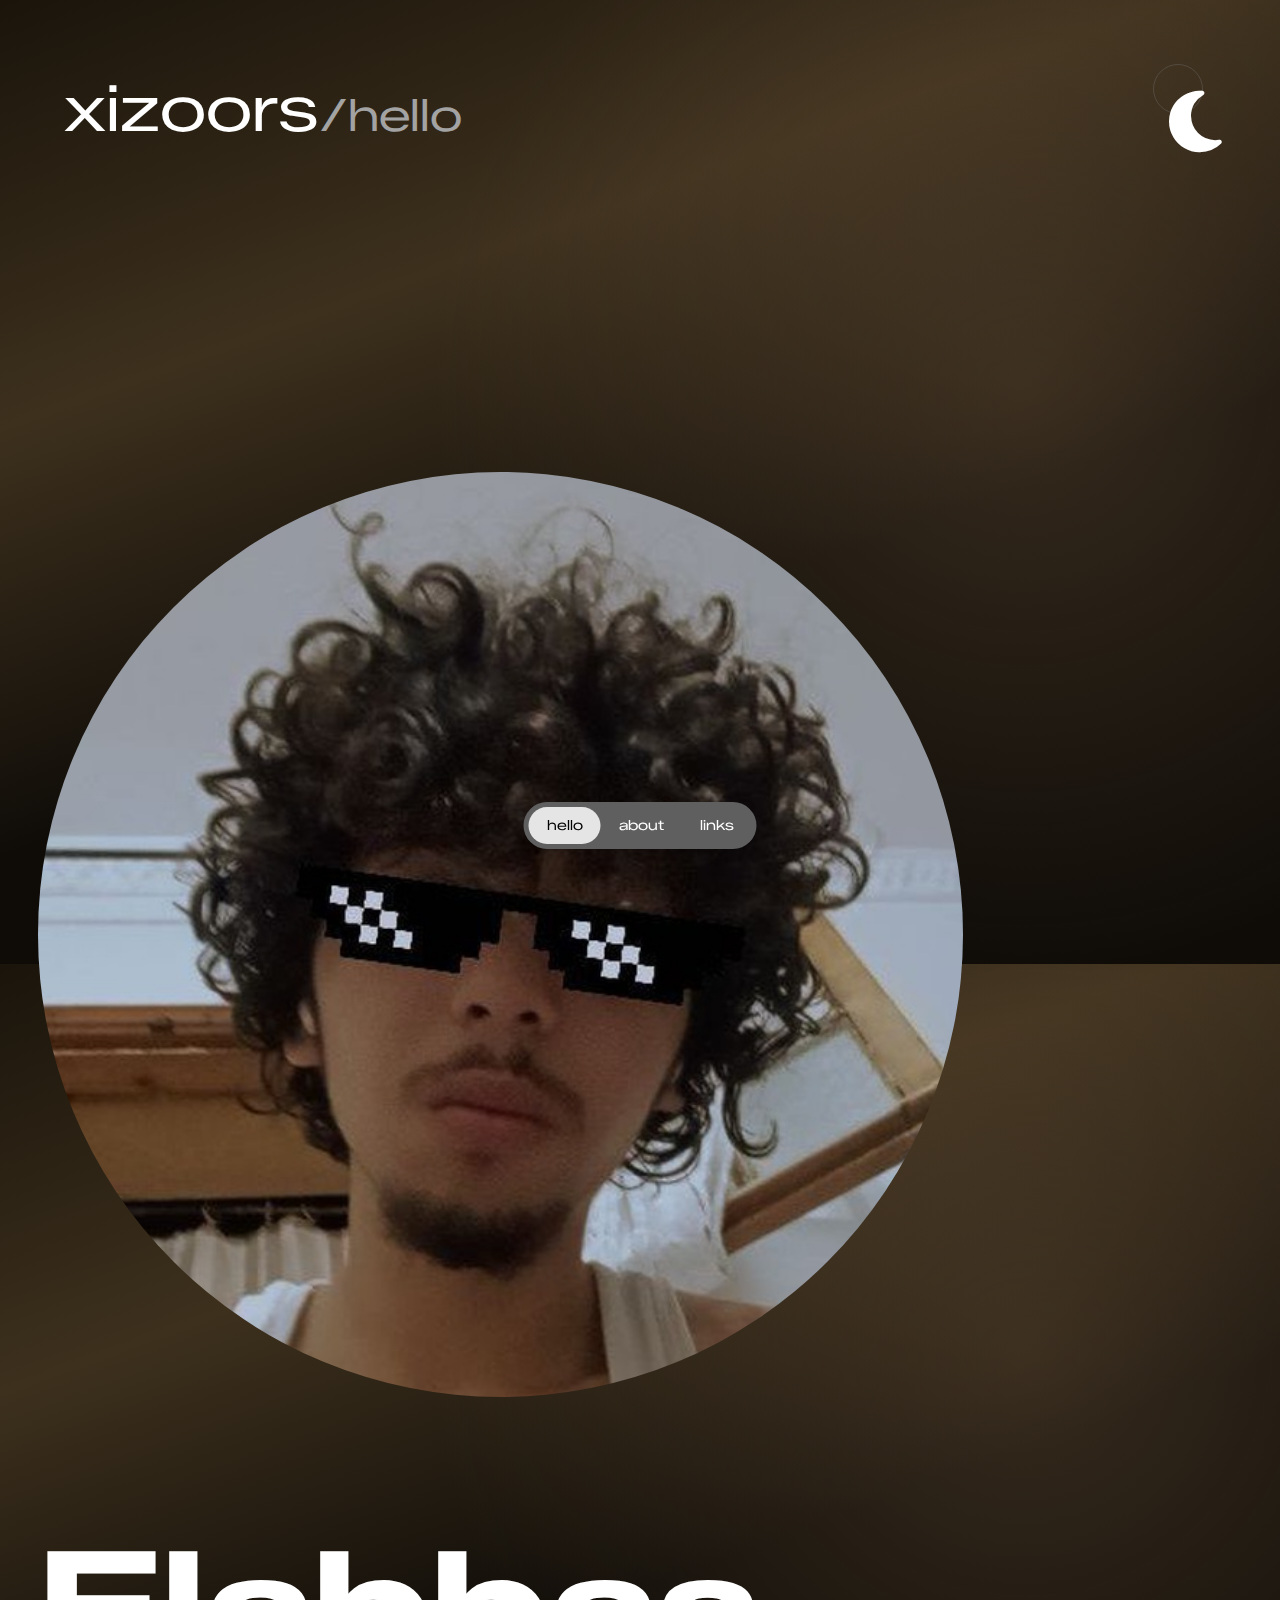
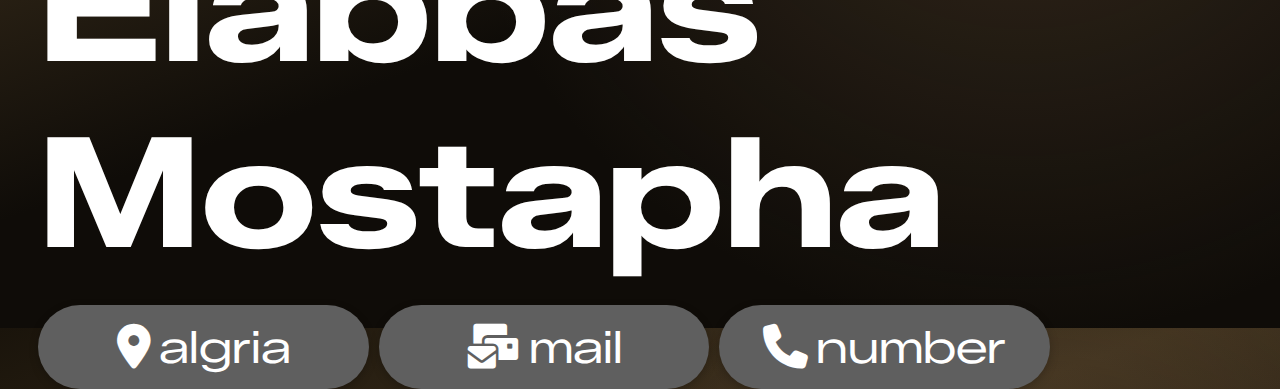
<file: index.html>
<!DOCTYPE html>
<html lang="en">
<head>
    <meta charset="UTF-8">
    <meta name="viewport" content="width=device-width, initial-scale=1.0">
    <link rel="icon" type="image/png" href="profile2.png">
    <link rel="stylesheet" href="https://cdnjs.cloudflare.com/ajax/libs/font-awesome/6.5.1/css/all.min.css">
    <link rel="stylesheet" href="style.css">
    <title>profile/hello</title>
</head>
<body>
    <div class="container">
        <div class="head">
            <p>xizoors<span>/hello</span></p>
            <div class="nav">
                <button id="them"><i id="theme-icon" class="fa-solid fa-sun"></i></button>
            </div>
        </div>
        <div class="body">
            <div class="img">
                <img src="profile.jpg" alt="profile picture">
            </div>
            <div class="info">
                <h1>Elabbas Mostapha</h1>
                <div class="span">
                    <a href="https://www.google.com/search?q=algeria&ie=UTF-8" target="_blank">
                        <i class="fa-solid fa-location-dot"></i>
                        <span>algria</span>
                    </a>
                    <a href="mailto:mustaphaellabes2@gmail.com" target="_blank">
                        <i class="fa-solid fa-envelopes-bulk"></i>
                        <span>mail</span>
                    </a href="tel:+213663550075" target="_blank">
                    <a>
                        <i class="fa-solid fa-phone"></i>
                        <span>number</span>
                    </a>
                </div>
            </div>
       </div>
        <nav class="navbar">
            <div class="nav-container">
                <div class="indicator"></div>
                <a href="index.html" class="nav-item active" onclick="moveIndicator(this)">hello</a>
                <a href="about.html" class="nav-item" onclick="moveIndicator(this)">about</a>
                <a href="links.html" class="nav-item" onclick="moveIndicator(this)">links</a>
            </div>
        </nav>
    </div>  

    <script src="main.js"></script>

</body>
</html>
</file>
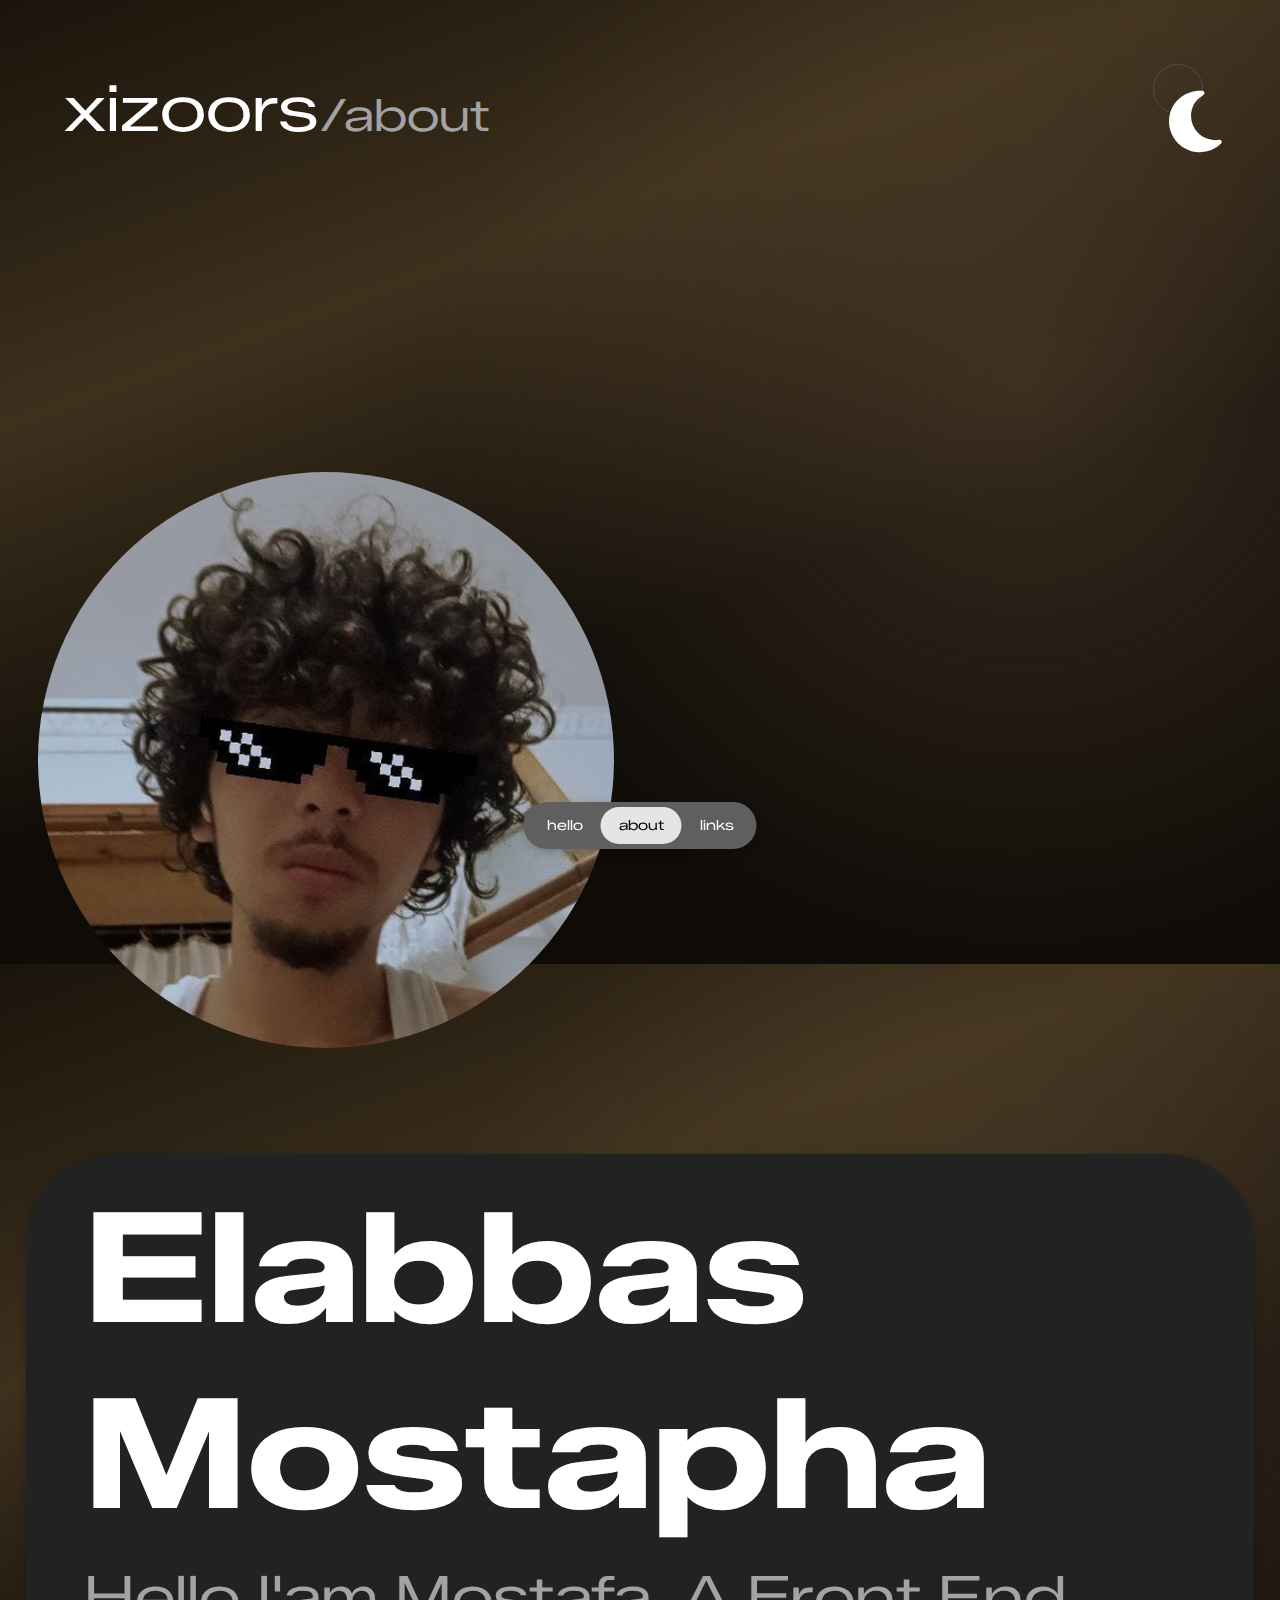
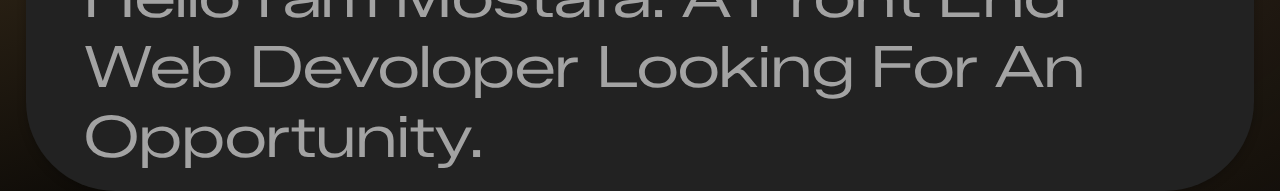
<file: about.html>
<!DOCTYPE html>
<html lang="en">
<head>
    <meta charset="UTF-8">
    <meta name="viewport" content="width=device-width, initial-scale=1.0">
    <link rel="icon" type="image/png" href="profile2.png">    
    <link rel="stylesheet" href="https://cdnjs.cloudflare.com/ajax/libs/font-awesome/6.5.1/css/all.min.css">
    <link rel="stylesheet" href="about.css">
    <title>profile/about</title>
</head>
<body>
    
    <div class="container"> 
        <div class="head">
            <p>xizoors<span>/about</span></p>
            <div class="nav">
                <button id="them"><i id="theme-icon" class="fa-solid fa-sun"></i></button>
            </div>
        </div>
        <div class="body">
            <div class="img">
                <img src="profile.jpg" alt="profile picture">
            </div>
            <div class="info">
                <h1>Elabbas Mostapha</h1>
                <p>Hello I'am Mostafa. A Front End Web Devoloper Looking For An Opportunity.</p>
            </div>
       </div>     
        <nav class="navbar">
            <div class="nav-container">
                <div class="indicator"></div>
                <a href="index.html" class="nav-item" onclick="moveIndicator(this)">hello</a>
                <a href="about.html" class="nav-item active" onclick="moveIndicator(this)">about</a>
                <a href="links.html" class="nav-item" onclick="moveIndicator(this)">links</a>
            </div>
        </nav>
    </div>
    
    <script src="main.js"></script>

</body>
</html>
</file>
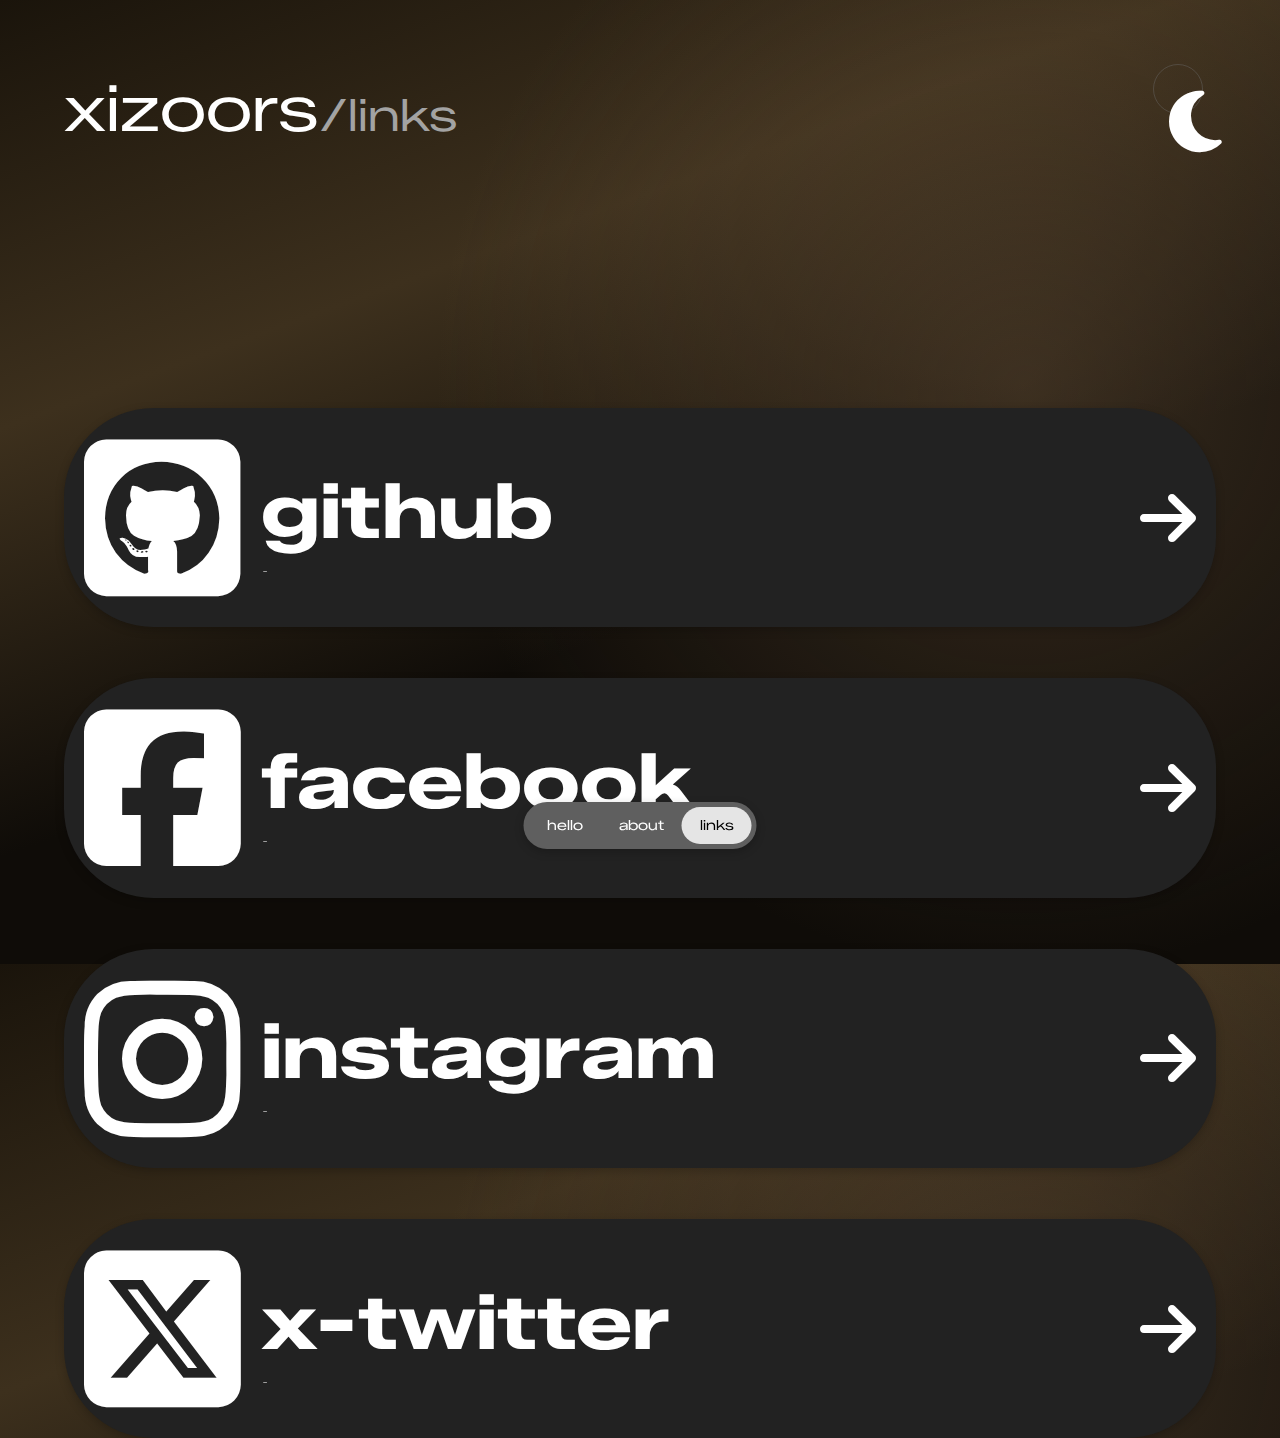
<file: links.html>
<!DOCTYPE html>
<html lang="en">
<head>
    <meta charset="UTF-8">
    <meta name="viewport" content="width=device-width, initial-scale=1.0">
    <link rel="icon" type="image/png" href="profile2.png">
    <link rel="stylesheet" href="https://cdnjs.cloudflare.com/ajax/libs/font-awesome/6.5.1/css/all.min.css">
    <link rel="stylesheet" href="link.css">
    <title>profile/links</title>
</head>
<body>
    
    <div class="container">  
        <div class="head">
            <p>xizoors<span>/links</span></p>
            <div class="nav">
                <button id="them"><i id="theme-icon" class="fa-solid fa-sun"></i></button>
            </div>
        </div>  
        <div class="links">
            <a href="https://github.com/xizoors" class="link" target="_blank">
                <div class="info">
                    <i class="fa-brands fa-square-github"></i>
                    <div class="name">
                        <h1>github</h1>
                        <p>https://github.com/xizoors</p>
                    </div>
                </div>
                <i class="fa-solid fa-arrow-right arrow"></i>
            </a>
            <a href="https://github.com/xizoors" class="link" target="_blank">
                <div class="info">
                    <i class="fa-brands fa-square-facebook"></i>
                    <div class="name">
                        <h1>facebook</h1>
                        <p>https://www.facebook.com/mustafa.bas.287019?mibextid=ZbWKwL</p>
                    </div>
                </div>
                <i class="fa-solid fa-arrow-right arrow"></i>
            </a>
            <a href="https://github.com/xizoors" class="link" target="_blank">
                <div class="info">
                    <i class="fa-brands fa-instagram"></i>
                    <div class="name">
                        <h1>instagram</h1>
                        <p>https://www.instagram.com/daily._.qari?igsh=YXRkZDRrZHQ0bHU4</p>
                    </div>
                </div>
                <i class="fa-solid fa-arrow-right arrow"></i>
            </a>
            <a href="https://github.com/xizoors" class="link" target="_blank">
                <div class="info">
                    <i class="fa-brands fa-square-x-twitter"></i>
                    <div class="name">
                        <h1>x-twitter</h1>
                        <p>https://x.com/mustapha11135</p>
                    </div>
                </div>
                <i class="fa-solid fa-arrow-right arrow"></i>
            </a>
        </div>  
        <nav class="navbar">
            <div class="nav-container">
                <div class="indicator"></div>
                <a href="index.html" class="nav-item" onclick="moveIndicator(this)">hello</a>
                <a href="about.html" class="nav-item" onclick="moveIndicator(this)">about</a>
                <a href="links.html" class="nav-item active" onclick="moveIndicator(this)">links</a>
            </div>
        </nav>
    </div>
    
    <script src="main.js"></script>

</body>
</html>
</file>
<file: style.css>
@import url('https://fonts.googleapis.com/css2?family=Zalando+Sans+Expanded:ital,wght@0,200..900;1,200..900&display=swap');
*{
    margin: 0;
    padding: 0;
    box-sizing: border-box;
    font-family: "Zalando Sans Expanded", sans-serif;
    text-decoration: none;
}
:root {
    --main-color: #222;
    --second-color: #5f5f5f;
    --text-color: #fff;
    --text2-color: #a3a3a3;
    --shdow-color: #ffffff1a;
    --shdow2-color: #00000076;
    --main-color1: #72593e66;
    --main-color2: #1a140b;
    --main-color3: #3d301d;
    --main-color4: #0f0c08;
}
[data-theme="dark"] {
    --main-color: #eaeaea;
    --second-color: #5f5f5f79;
    --text-color: #000;
    --text2-color: #868686;
    --shdow-color: #0000002d;
    --main-color1: #ffe5b680;
    --main-color2: #ffffff;
    --main-color3: #ffae7f;
    --main-color4: #f0e3d5;
    --main-color5: #e8e8e8;
}
body{
    background: 
        radial-gradient(circle at 80% 40%, var(--main-color1) 0%, transparent 50%),
        linear-gradient(160deg, 
        var(--main-color2) 0%,
        var(--main-color3) 30%,
        var(--main-color4) 60%
        );
    height: 100vh;
}
.container .head{
    display: flex;
    justify-content: space-between;
    align-items: center;
    margin: 5vw;
}
.head p{
    color: var(--text-color);
    font-size: 5vw;
}
p span{
    color: var(--text2-color);
    font-size: 3.5vw;
}
.nav button{
    margin: 0 1vw;
    border: 1px solid #6b6b6b70;
    padding: 15px;
    border-radius: 50%;
    background: transparent;
    color: var(--text-color);
    font-size: 5.5vw;
    width: 50px;
    height: 50px;
    transition: all 0.4s;
}
.nav button .active{
    transform: rotate(360deg);
    transition: all 0.4s;
}
.nav button .unactive{
    transform: rotate(0deg);
    transition: all 0.4s;
}
.nav button:hover{
    transform: scale(1.04);
    background: #6b6b6b70;
}
.container .body{
    width: 85vw;
    height: 78vh;
    display: flex;
    flex-direction: column;
    gap: 10px;
}
.body .img img{
    width: 85%;
    margin: 20vw 3vw;
    margin-bottom: 8vw;
    border-radius: 50%; 
}
.body .info{
    display: flex;
    flex-direction: column;
    justify-content: center;
    gap: 20px;
}
.info h1{
    font-size: 12vw;
    margin: 0 3vw;
    color: var(--text-color);
}
.info .span{
    display: flex;
    justify-content: space-around;
    align-items: center;
    gap: 10px;
    margin: 0 3vw;
}
.span a{
    font-size: 3.5vw;
    background: var(--second-color);
    box-shadow: 0px 3px 10px #00000037;
    color: #fff;
    width: 35%;
    border-radius: 10vw;
    padding: 15px 30px;
    display: flex;
    justify-content: center;
    align-items: center;
    gap: 8px;
    transition: all 0.3s;
}
.span a:hover{
    transform: scale(1.01);
    background: #5f5f5f69;
}
.navbar {
    padding: 10px;
    display: flex;
    justify-content: center;
    position: fixed;
    top: 88vh;
    left: 50%;
    transform: translateX(-50%);
}

.nav-container{
    position: relative;
    display: flex;
    border-radius: 50px;
    padding: 5px;
    background: var(--second-color);
    box-shadow: 0px 3px 10px #00000037;
}
.nav-item{
    position: relative;
    z-index: 2;
    background: transparent;
    border: none;
    color: #fff;
    padding: 10px 18px;
    cursor: pointer;
    font-size: 14px;
    transition: color 0.3s;
    border-radius: 50px;
    outline: none;
}
.nav-item.active{
    color: #000; 
}
.indicator{
    position: absolute;
    top: 5px;
    left: 5px;
    bottom: 5px;
    background-color: #e5e5e5; 
    border-radius: 50px;
    transition: all 0.4s cubic-bezier(0.4, 0, 0.2, 1); 
    z-index: 1;
}
</file>
<file: about.css>
@import url('https://fonts.googleapis.com/css2?family=Zalando+Sans+Expanded:ital,wght@0,200..900;1,200..900&display=swap');
*{
    margin: 0;
    padding: 0;
    box-sizing: border-box;
    font-family: "Zalando Sans Expanded", sans-serif;
    text-decoration: none;
}
:root {
    --main-color: #222;
    --second-color: #5f5f5f;
    --text-color: #fff;
    --text2-color: #a3a3a3;
    --shdow-color: #ffffff1a;
    --shdow2-color: #00000076;
    --main-color1: #72593e66;
    --main-color2: #1a140b;
    --main-color3: #3d301d;
    --main-color4: #0f0c08;
}
[data-theme="dark"] {
    --main-color: #eaeaea;
    --second-color: #5f5f5f79;
    --text-color: #000;
    --text2-color: #868686;
    --shdow-color: #0000002d;
    --main-color1: #ffe5b680;
    --main-color2: #ffffff;
    --main-color3: #ffae7f;
    --main-color4: #f0e3d5;
    --main-color5: #e8e8e8;
}
body{
    background: 
        radial-gradient(circle at 80% 40%, var(--main-color1) 0%, transparent 50%),
        linear-gradient(160deg, 
        var(--main-color2) 0%,
        var(--main-color3) 30%,
        var(--main-color4) 60%
        );
    height: 100vh;
}
.container .head{
    display: flex;
    justify-content: space-between;
    align-items: center;
    margin: 5vw;
}
.head p{
    color: var(--text-color);
    font-size: 5vw;
}
p span{
    color: var(--text2-color);
    font-size: 3.5vw;
}
.nav button{
    margin: 0 1vw;
    border: 1px solid #6b6b6b70;
    padding: 15px;
    border-radius: 50%;
    background: transparent;
    color: var(--text-color);
    font-size: 5.5vw;
    width: 50px;
    height: 50px;
    transition: all 0.4s;
}
.nav button .active{
    transform: rotate(360deg);
    transition: all 0.4s;
}
.nav button .unactive{
    transform: rotate(0deg);
    transition: all 0.4s;
}
.nav button:hover{
    transform: scale(1.04);
    background: #6b6b6b70;
}
.container .body{
    width: 100vw;
    height: 78vh;
    display: flex;
    flex-direction: column;
}
.body .img img{
    width: 45%;
    margin: 20vw 3vw;
    margin-bottom: 8vw;
    border-radius: 50%;
}
.body .info{
    display: flex;
    flex-direction: column;
    justify-content: center;
    gap: 15px;
    background: var(--main-color);
    padding: 20px;
    border-radius: 7vw;
    margin: 0 2vw;
    box-shadow: 0px 3px 10px #00000037;
}
.info h1{
    font-size: 12vw;
    margin: 0 3vw;
    color: var(--text-color);
}
.info p{
    font-size: 4.5vw;
    margin: 0 3vw;
    color: var(--text2-color); 
}
.navbar {
    padding: 10px;
    display: flex;
    justify-content: center;
    position: fixed;
    top: 88vh;
    left: 50%;
    transform: translateX(-50%);
}

.nav-container{
    position: relative;
    display: flex;
    border-radius: 50px;
    padding: 5px;
    background: var(--second-color);
    box-shadow: 0px 3px 10px #00000037;
}
.nav-item{
    position: relative;
    z-index: 2;
    background: transparent;
    border: none;
    color: #fff;
    padding: 10px 18px;
    cursor: pointer;
    font-size: 14px;
    transition: color 0.3s;
    border-radius: 50px;
    outline: none;
}
.nav-item.active{
    color: #000; 
}
.indicator{
    position: absolute;
    top: 5px;
    left: 5px;
    bottom: 5px;
    background-color: #e5e5e5; 
    border-radius: 50px;
    transition: all 0.4s cubic-bezier(0.4, 0, 0.2, 1); 
    z-index: 1;
}
</file>
<file: link.css>
@import url('https://fonts.googleapis.com/css2?family=Zalando+Sans+Expanded:ital,wght@0,200..900;1,200..900&display=swap');
*{
    margin: 0;
    padding: 0;
    box-sizing: border-box;
    font-family: "Zalando Sans Expanded", sans-serif;
    text-decoration: none;
}
:root {
    --main-color: #222;
    --second-color: #5f5f5f;
    --text-color: #fff;
    --text2-color: #a3a3a3;
    --shdow-color: #ffffff1a;
    --shdow2-color: #00000076;
    --main-color1: #72593e66;
    --main-color2: #1a140b;
    --main-color3: #3d301d;
    --main-color4: #0f0c08;
}
[data-theme="dark"] {
    --main-color: #eaeaea;
    --second-color: #5f5f5f79;
    --text-color: #000;
    --text2-color: #868686;
    --shdow-color: #0000002d;
    --main-color1: #ffe5b680;
    --main-color2: #ffffff;
    --main-color3: #ffae7f;
    --main-color4: #f0e3d5;
    --main-color5: #e8e8e8;
}
body{
    background: 
        radial-gradient(circle at 80% 40%, var(--main-color1) 0%, transparent 50%),
        linear-gradient(160deg, 
        var(--main-color2) 0%,
        var(--main-color3) 30%,
        var(--main-color4) 60%
        );
    height: 100vh;
}
.container .head{
    display: flex;
    justify-content: space-between;
    align-items: center;
    margin: 5vw;
}
.head p{
    color: var(--text-color);
    font-size: 5vw;
}
p span{
    color: var(--text2-color);
    font-size: 3.5vw;
}
.nav button{
    margin: 0 1vw;
    border: 1px solid #6b6b6b70;
    padding: 15px;
    border-radius: 50%;
    background: transparent;
    color: var(--text-color);
    font-size: 5.5vw;
    width: 50px;
    height: 50px;
    transition: all 0.4s;
}
.nav button .active{
    transform: rotate(360deg);
    transition: all 0.4s;
}
.nav button .unactive{
    transform: rotate(0deg);
    transition: all 0.4s;
}
.nav button:hover{
    transform: scale(1.04);
    background: #6b6b6b70;
}
.container .links{
    margin: 20vw 3vw;
}
.links .link{
    display: flex;
    justify-content: space-between;
    align-items: center;
    gap: 15px;
    background: var(--main-color);
    padding: 20px;
    border-radius: 7vw;
    margin: 4vw 2vw;
    box-shadow: 0px 3px 10px #00000037;
    transition: all 0.4s;
}
.links .link:hover{
    transform: scale(1.02);
    background: var(--second-color);
}
.link .info{
    display: flex;
    justify-content: center;
    align-items: center;
    gap: 20px;
}
.info i{
    color: var(--text-color);
    font-size: 14vw;
}
.info .name{
    color: var(--text-color);
    font-size: 3vw;
    display: flex;
    flex-direction: column;
    justify-content: center;
    gap: 5px;
    overflow: hidden;
}
.name p{
    width: 140px;
    height: 10px;
    mask-image: linear-gradient(to left, transparent 0%, black 20%);
    -webkit-mask-image: linear-gradient(to left, transparent 0%, black 20%);
}
.link .arrow{
    color: var(--text-color);
    font-size: 5vw;
    transition: all 0.4s;
}
.links .link:hover .arrow{
    transform: rotate(-36deg);
}
.navbar {
    padding: 10px;
    display: flex;
    justify-content: center;
    position: fixed;
    top: 88vh;
    left: 50%;
    transform: translateX(-50%);
}

.nav-container{
    position: relative;
    display: flex;
    border-radius: 50px;
    padding: 5px;
    background: var(--second-color);
    box-shadow: 0px 3px 10px #00000037;
}
.nav-item{
    position: relative;
    z-index: 2;
    background: transparent;
    border: none;
    color: #fff;
    padding: 10px 18px;
    cursor: pointer;
    font-size: 14px;
    transition: color 0.3s;
    border-radius: 50px;
    outline: none;
}
.nav-item.active{
    color: #000; 
}
.indicator{
    position: absolute;
    top: 5px;
    left: 5px;
    bottom: 5px;
    background-color: #e5e5e5; 
    border-radius: 50px;
    transition: all 0.4s cubic-bezier(0.4, 0, 0.2, 1); 
    z-index: 1;
}
</file>
